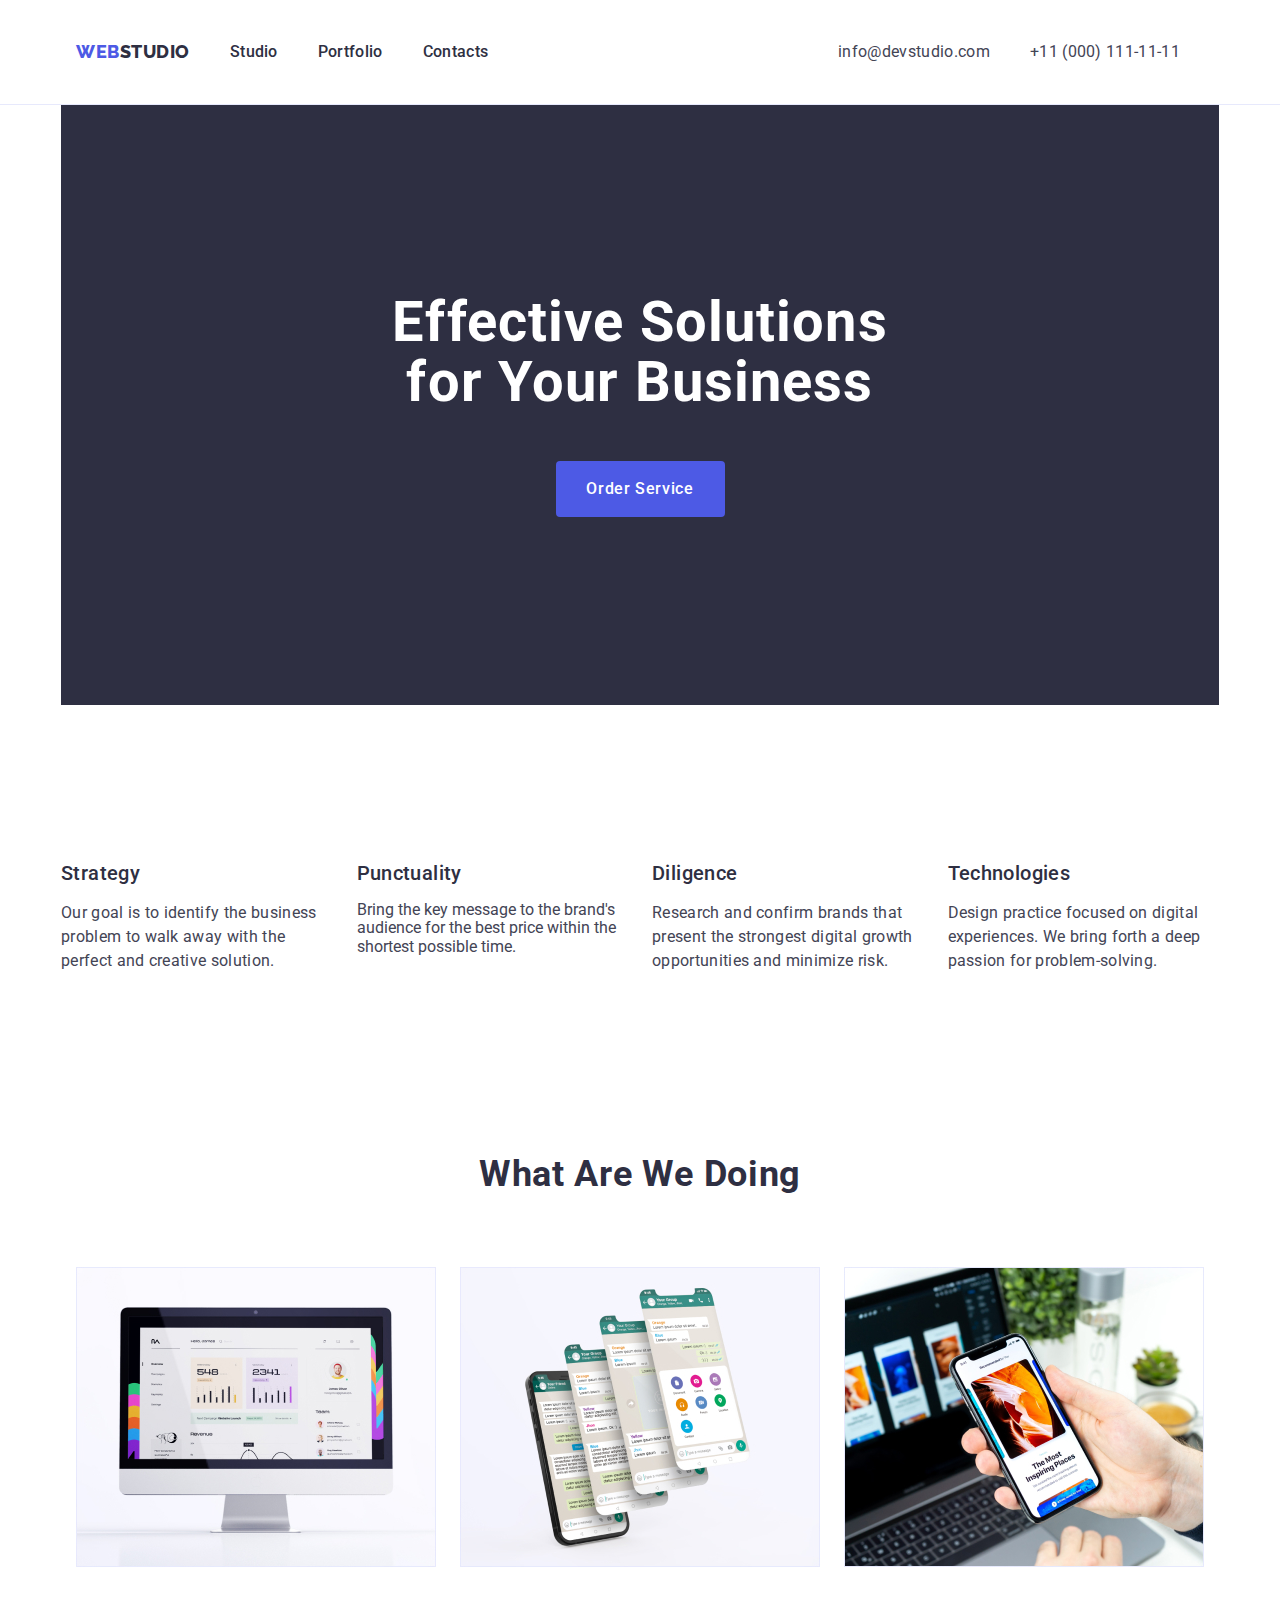
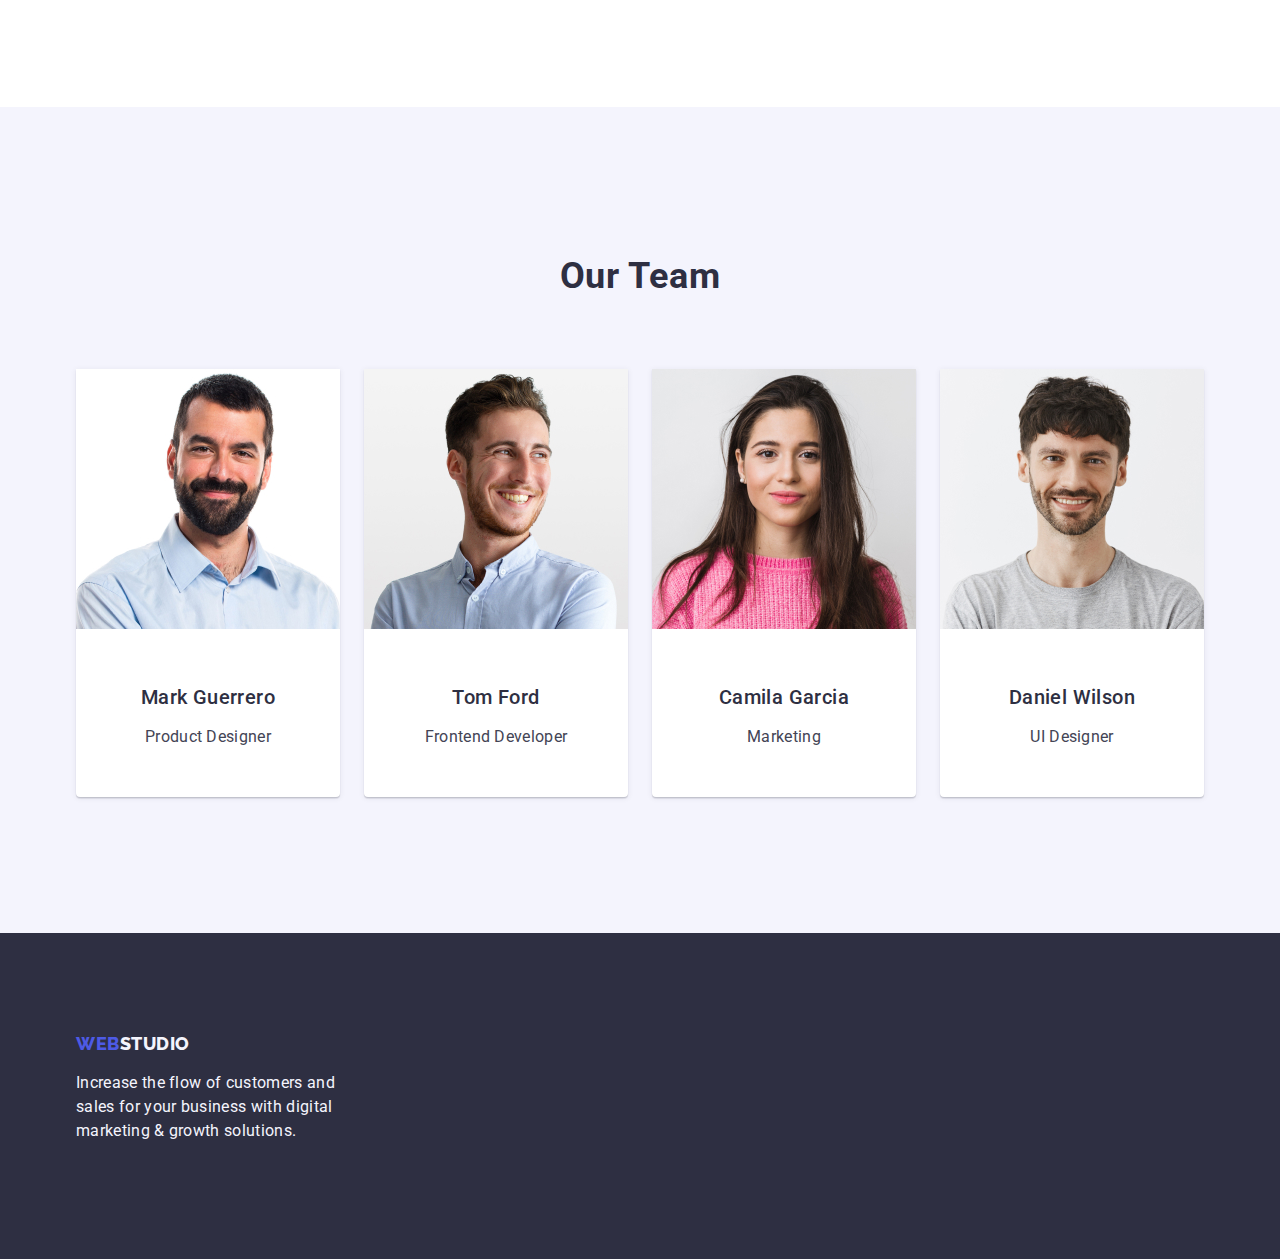
<file: index.html>
<!DOCTYPE html>
<html lang="en">
  <head>
    <meta charset="UTF-8" />
    <meta name="viewport" content="width=device-width, initial-scale=1.0" />
    <link rel="preconnect" href="https://fonts.googleapis.com" />
    <link rel="preconnect" href="https://fonts.gstatic.com" crossorigin />
    <link
      href="https://fonts.googleapis.com/css2?family=Raleway:wght@700&family=Roboto:wght@400;500;700;900&display=swap"
      rel="stylesheet"
    />
    <link
      rel="stylesheet"
      href="https://cdnjs.cloudflare.com/ajax/libs/modern-normalize/2.0.0/modern-normalize.min.css"
    />
    <link rel="stylesheet" href="./css/styles.css" />
    <title>Studio</title>
  </head>
  <body>
    <!-- Header -->
    <header class="main-header">
      <div class="div-class container">
        <nav class="nav-nav">
          <a href="./index.html" class="logo link"
            >Web<span class="logo-span">Studio</span></a
          >
          <ul class="nav-bar list">
            <li><a href="./index.html" class="tab-bar link">Studio</a></li>
            <li>
              <a href="./portfolio.html" class="tab-bar link">Portfolio</a>
            </li>
            <li><a href="" class="tab-bar link">Contacts</a></li>
          </ul>
        </nav>
        <address class="address-bar">
          <ul class="list list-class">
            <li>
              <a href="mailto:info@devstudio.com" class="address-elm link"
                >info@devstudio.com</a
              >
            </li>
            <li>
              <a href="tel:+110001111111" class="address-elm link">
                +11 (000) 111-11-11</a
              >
            </li>
          </ul>
        </address>
      </div>
    </header>
    <main>
      <!--Section 1-->
      <section class="hero-section container">
        <h1 class="hero-title">Effective Solutions for Your Business</h1>
        <button type="button" class="hero-button">Order Service</button>
      </section>
      <!--Section 2-->
      <section>
        <div class="how-to-do-it container">
          <h2 class="visually-hidden">How we do it</h2>
          <ul class="list best-list">
            <li class="best-list-elm">
              <h3 class="joker joker-plus">Strategy</h3>
              <p class="the-joker">
                Our goal is to identify the business problem to walk away with
                the perfect and creative solution.
              </p>
            </li>
            <li class="best-list-elm">
              <h3 class="joker joker-plus">Punctuality</h3>
              <p class="the-jokerl">
                Bring the key message to the brand's audience for the best price
                within the shortest possible time.
              </p>
            </li>
            <li class="best-list-elm">
              <h3 class="joker joker-plus">Diligence</h3>
              <p class="the-joker">
                Research and confirm brands that present the strongest digital
                growth opportunities and minimize risk.
              </p>
            </li>
            <li class="best-list-elm">
              <h3 class="joker joker-plus">Technologies</h3>
              <p class="the-joker">
                Design practice focused on digital experiences. We bring forth a
                deep passion for problem-solving.
              </p>
            </li>
          </ul>
        </div>
      </section>
      <!--Section 3-->
      <section class="what-we-do">
        <div class="container">
          <h2 class="team-and-job">What are we doing</h2>
          <ul class="list what-we-do-list">
            <li class="examples">
              <img src="./images/img1.jpg" alt="photo monitor" width="360" />
            </li>
            <li class="examples">
              <img src="./images/img2.jpg" alt="phone screens" width="360" />
            </li>
            <li class="examples">
              <img src="./images/img3.jpg" alt="photo laptop" width="360" />
            </li>
          </ul>
        </div>
      </section>
      <!--Section 4-->
      <section class="our-team">
        <div class="container">
          <h2 class="team-and-job">Our Team</h2>
          <ul class="list our-team-list">
            <li class="employee-list">
              <img
                src="./images/photo1.jpg"
                alt="employee photo"
                width="264"
                class="photoes"
              />
              <div class="about-employee">
                <h3 class="joker">Mark Guerrero</h3>
                <p class="the-joker plus">Product Designer</p>
              </div>
            </li>
            <li class="employee-list">
              <img
                src="./images/photo2.jpg"
                alt="employee photo"
                width="264"
                class="photoes"
              />
              <div class="about-employee">
                <h3 class="joker">Tom Ford</h3>
                <p class="the-joker plus">Frontend Developer</p>
              </div>
            </li>
            <li class="employee-list">
              <img
                src="./images/photo3.jpg"
                alt="employee photo"
                width="264"
                class="photoes"
              />
              <div class="about-employee">
                <h3 class="joker">Camila Garcia</h3>
                <p class="the-joker plus">Marketing</p>
              </div>
            </li>
            <li class="employee-list">
              <img
                src="./images/photo4.jpg"
                alt="employee photo"
                width="264"
                class="photoes"
              />
              <div class="about-employee">
                <h3 class="joker">Daniel Wilson</h3>
                <p class="the-joker plus">UI Designer</p>
              </div>
            </li>
          </ul>
        </div>
      </section>
    </main>
    <!-- Foot6er -->
    <footer class="big-toe">
      <div class="container">
        <a href="./index.html" class="logo link"
          >Web<span class="span-logo">Studio</span></a
        >
        <p class="p-footer">
          Increase the flow of customers and sales for your business with
          digital marketing & growth solutions.
        </p>
      </div>
    </footer>
  </body>
</html>
</file>
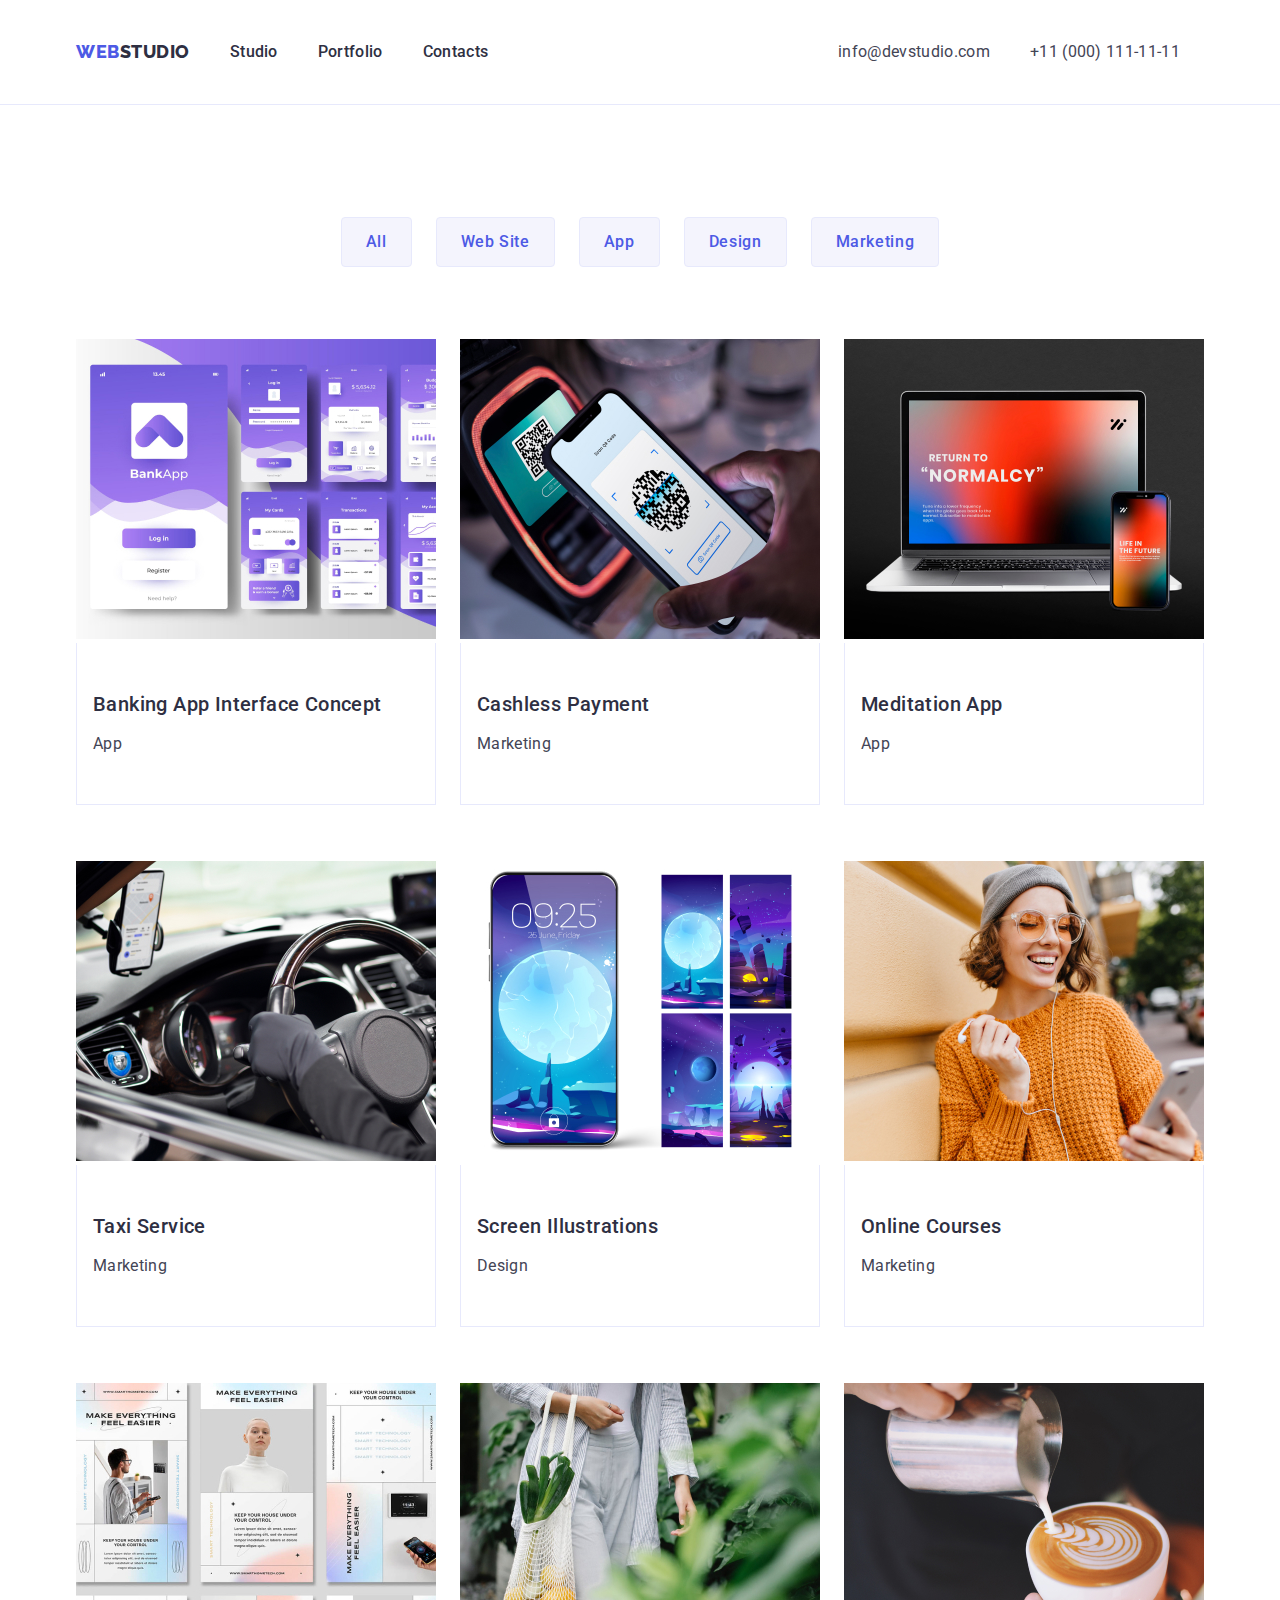
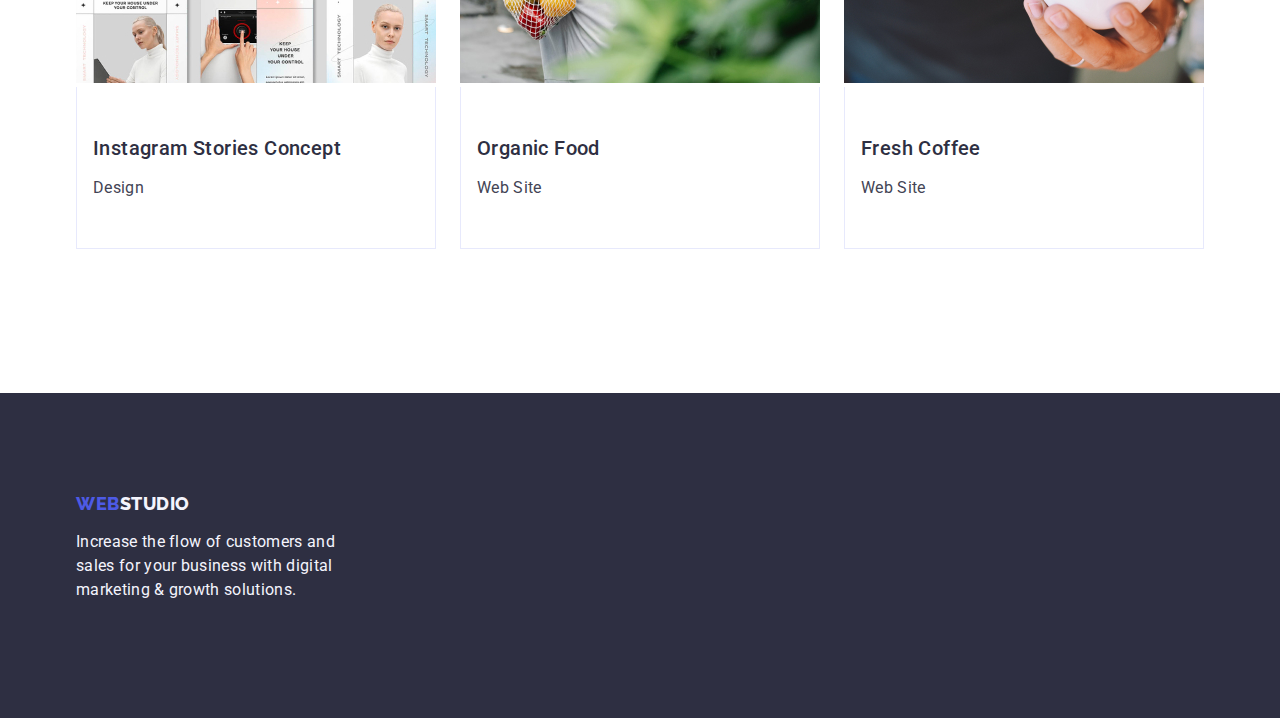
<file: portfolio.html>
<!DOCTYPE html>
<html lang="en">
  <head>
    <meta charset="UTF-8" />
    <meta name="viewport" content="width=device-width, initial-scale=1.0" />
    <link rel="preconnect" href="https://fonts.googleapis.com" />
    <link rel="preconnect" href="https://fonts.gstatic.com" crossorigin />
    <link
      href="https://fonts.googleapis.com/css2?family=Raleway:wght@700&family=Roboto:wght@400;500;700;900&display=swap"
      rel="stylesheet"
    />
    <link
      rel="stylesheet"
      href="https://cdnjs.cloudflare.com/ajax/libs/modern-normalize/2.0.0/modern-normalize.min.css"
    />
    <link rel="stylesheet" href="./css/styles.css" />
    <title>Portfolio</title>
  </head>
  <body>
    <!-- Header -->
    <header class="main-header">
      <div class="div-class container">
        <nav class="nav-nav">
          <a href="./index.html" class="logo link"
            >Web<span class="logo-span">Studio</span></a
          >
          <ul class="nav-bar list">
            <li><a href="./index.html" class="tab-bar link">Studio</a></li>
            <li>
              <a href="./portfolio.html" class="tab-bar link">Portfolio</a>
            </li>
            <li><a href="" class="tab-bar link">Contacts</a></li>
          </ul>
        </nav>
        <address class="address-bar">
          <ul class="list list-class">
            <li>
              <a href="mailto:info@devstudio.com" class="address-elm link"
                >info@devstudio.com</a
              >
            </li>
            <li>
              <a href="tel:+110001111111" class="address-elm link">
                +11 (000) 111-11-11</a
              >
            </li>
          </ul>
        </address>
      </div>
    </header>
    <main>
      <section class="porto-section">
        <!--section-buttons-->
        <div class="container">
          <h1 class="visually-hidden">Everithing you need</h1>
          <ul class="list porto-list">
            <li><button type="button" class="push-me">All</button></li>
            <li><button type="button" class="push-me">Web Site</button></li>
            <li><button type="button" class="push-me">App</button></li>
            <li><button type="button" class="push-me">Design</button></li>
            <li><button type="button" class="push-me">Marketing</button></li>
          </ul>
          <!--section-photoes-->
          <ul class="list big-list">
            <li class="big-li">
              <a href="" class="link"
                ><img
                  src="./images/img11.jpg"
                  alt="banking app interface concept"
                  width="360"
                />
                <div class="about-link">
                  <h2 class="photo-line">Banking App Interface Concept</h2>
                  <p class="p-line">App</p>
                </div></a
              >
            </li>
            <li class="big-li">
              <a href="" class="link"
                ><img
                  src="./images/img21.jpg"
                  alt="cashless payment"
                  width="360"
                />
                <div class="about-link">
                  <h2 class="photo-line">Cashless Payment</h2>
                  <p class="p-line">Marketing</p>
                </div></a
              >
            </li>
            <li class="big-li">
              <a href="" class="link"
                ><img
                  src="./images/img31.jpg"
                  alt="photo laptop and phone"
                  width="360"
                />
                <div class="about-link">
                  <h2 class="photo-line">Meditation App</h2>
                  <p class="p-line">App</p>
                </div></a
              >
            </li>
            <li class="big-li">
              <a href="" class="link"
                ><img
                  src="./images/img41.jpg"
                  alt="photo-dashboard"
                  width="360"
                />
                <div class="about-link">
                  <h2 class="photo-line">Taxi Service</h2>
                  <p class="p-line">Marketing</p>
                </div></a
              >
            </li>
            <li class="big-li">
              <a href="" class="link"
                ><img
                  src="./images/img51.jpg"
                  alt="screen of a phone"
                  width="360"
                />
                <div class="about-link">
                  <h2 class="photo-line">Screen Illustrations</h2>
                  <p class="p-line">Design</p>
                </div></a
              >
            </li>
            <li class="big-li">
              <a href="" class="link"
                ><img
                  src="./images/img61.jpg"
                  alt="photo young woman"
                  width="360"
                />
                <div class="about-link">
                  <h2 class="photo-line">Online Courses</h2>
                  <p class="p-line">Marketing</p>
                </div></a
              >
            </li>
            <li class="big-li">
              <a href="" class="link"
                ><img
                  src="./images/img71.jpg"
                  alt="Instagram Stories"
                  width="360"
                />
                <div class="about-link">
                  <h2 class="photo-line">Instagram Stories Concept</h2>
                  <p class="p-line">Design</p>
                </div></a
              >
            </li>
            <li class="big-li">
              <a href="" class="link"
                ><img
                  src="./images/img81.jpg"
                  alt="photo vegetabels"
                  width="360"
                />
                <div class="about-link">
                  <h2 class="photo-line">Organic Food</h2>
                  <p class="p-line">Web Site</p>
                </div></a
              >
            </li>
            <li class="big-li">
              <a href="" class="link"
                ><img
                  src="./images/img91.jpg"
                  alt="cup of coffee"
                  width="360"
                />
                <div class="about-link">
                  <h2 class="photo-line">Fresh Coffee</h2>
                  <p class="p-line">Web Site</p>
                </div></a
              >
            </li>
          </ul>
        </div>
      </section>
    </main>
    <!-- Footer -->
    <footer class="big-toe">
      <div class="container">
        <a href="./index.html" class="logo link"
          >Web<span class="span-logo">Studio</span></a
        >
        <p class="p-footer">
          Increase the flow of customers and sales for your business with
          digital marketing & growth solutions.
        </p>
      </div>
    </footer>
  </body>
</html>
</file>
<file: css/styles.css>
:root {
  --white-color: #ffffff;
  --navy-color: #2e2f42;
  --iris-color: #4d5ae5;
  --ocean-color: #404bbf;
  --cloud-color: #f4f4fd;
  --slate-color: #434455;
}
/*Global Styles*/
body {
  color: var(--slate-color);
  font-family: "Roboto", sans-serif;
}
/*Header classes*/
.main-header {
  border-bottom: 1px solid #e7e9fc;
}
.div-class {
  display: flex;
  justify-content: space-between;
}
.container {
  width: 1158px;
  margin: 0 auto;
  padding: 0 15px;
}
.nav-nav {
  display: flex;
  align-items: center;
}
.logo {
  color: var(--iris-color);
  font-family: "Raleway", sans-serif;
  font-size: 18px;
  font-style: normal;
  font-weight: 800;
  line-height: 1.17; /* 116.667% */
  letter-spacing: 0.03em;
  text-transform: uppercase;
}
.link {
  text-decoration: none;
}
.logo-span {
  color: var(--navy-color);
}
.nav-bar {
  list-style: none;
  display: flex;
  gap: 40px;
}
.list {
  list-style-type: none;
}
.tab-bar {
  color: var(--NAVY-BLUE, #2e2f42);
  font-size: 16px;
  font-weight: 500;
  line-height: 150%; /* 150% */
  letter-spacing: 0.32px;
}
.tab-bar:hover,
.tab-bar:focus {
  color: var(--ocean-color);
}
.address-bar {
  font-style: normal;
  list-style-type: none;
  display: flex;
  align-items: center;
  gap: 40;
}
.list-class {
  display: flex;
  gap: 40px;
  padding: 24px;
}
.address-elm {
  color: var(--slate-color);
  font-weight: 400;
  font-size: 16px;
  line-height: 1.5;
  letter-spacing: 0.02em;
  letter-spacing: 0.32px;
  text-decoration: none;
}
.address-elm:hover,
.address-elm:focus {
  color: var(--ocean-color);
}
/*Section 1*/
.hero-section {
  color: var(-white-color);
  background-color: var(--navy-color);
  padding: 188px 0;
}
.hero-title {
  color: var(--white-color);
  margin: 0 auto;
  font-size: 56px;
  font-weight: 700;
  line-height: 1.07;
  text-align: center;
  letter-spacing: 0.02em;
  max-width: 496px;
}
.hero-button {
  margin: 0 auto;
  background-color: var(--IRIS, #4d5ae5);
  font-family: "Roboto", sans-serif;
  font-weight: 500;
  font-size: 16px;
  line-height: 1.5;
  letter-spacing: 0.04em;
  color: var(--WHITE, #fff);
  display: block;
  min-width: 169px;
  height: 56px;
  border: none;
  border-radius: 4px;
  cursor: pointer;
  margin-top: 48px;
}
.hero-button:hover,
.hero-button:focus {
  background-color: var(--ocean-color);
}
/* Section 2 */
.how-to-do-it {
  padding: 120px 0;
}
.visually-hidden {
  position: absolute;
  width: 1px;
  height: 1px;
  margin: -1px;
  border: 0;
  padding: 0;
  white-space: nowrap;
  clip-path: inset(100%);
  clip: rect(0 0 0 0);
  overflow: hidden;
}
.best-list {
  display: flex;
  gap: 24px;
  padding: 0;
}
.best-list-elm {
  width: 100%;
  min-width: 264px;
}
.joker {
  color: var(--navy-color);
  font-weight: 500;
  font-size: 20px;
  line-height: 1.2;
  letter-spacing: 0.02em;
  margin-bottom: 8px;
  text-align: center;
}
.joker-plus {
  width: calc((100% - 72px) / 4);
}
.the-joker {
  font-size: 16px;
  line-height: 1.5;
  letter-spacing: 0.02em;
}
/* Sectia 3 */
.what-we-do {
  padding-bottom: 120px;
}
.what-we-do-list {
  display: flex;
  gap: 24px;
  padding: 0;
}
.team-and-job {
  color: var(--navy-color);
  font-size: 36px;
  line-height: 1.11;
  text-align: center;
  letter-spacing: 0.02em;
  text-transform: capitalize;
  margin-bottom: 72px;
}
.examples {
  flex-basis: calc((100% - 48px) / 3);
}
/* Section 4 */
.our-team {
  background-color: var(--cloud-color);
  padding: 120px 0;
}
.our-team-list {
  display: flex;
  gap: 24px;
  padding: 0;
}
.employee-list {
  flex-basis: calc((100% - 3 * 24px) / 4);
  border-radius: 0px 0px 4px 4px;
  background: var(--WHITE, #fff);
  box-shadow: 0px 2px 1px 0px rgba(46, 47, 66, 0.08),
    0px 1px 1px 0px rgba(46, 47, 66, 0.16),
    0px 1px 6px 0px rgba(46, 47, 66, 0.08);
}
.about-employee {
  padding: 32px 0;
}
.plus {
  text-align: center;
}

/* Footer */
.big-toe {
  background-color: var(--navy-color);
  padding: 100px 0;
}
.span-logo {
  color: var(--cloud-color);
}
.p-footer {
  line-height: 1.5;
  color: #f4f4fd;
  letter-spacing: 0.02em;
  max-width: 264px;
}
/* Portfolio */
.porto-section {
  padding: 96px 0 120px 0;
}
.porto-list {
  display: flex;
  padding: 0;
  justify-content: center;
  gap: 24px;
  margin-bottom: 72px;
}
.push-me {
  font-family: "Roboto", sans-serif;
  color: var(--iris-color);
  font-weight: 500;
  font-size: 16px;
  line-height: 1.5;
  letter-spacing: 0.04em;
  background-color: var(--cloud-color);
  cursor: pointer;
  border: 1px solid #e7e9fc;
  padding: 12px 24px;
  border-radius: 4px;
}
.push-me:hover,
.push-me:focus {
  background-color: var(--ocean-color);
  color: var(--white-color);
}
.big-list {
  display: flex;
  padding: 0;
  flex-wrap: wrap;
  column-gap: 24px;
  row-gap: 48px;
}
.big-li {
  width: calc((100% - 48px) / 3);
}
.about-link {
  padding: 32px 16px;
  border: 1px solid #e7e9fc;
  border-top: 0;
  margin-bottom: 8px;
}
.photo-line {
  font-weight: 500;
  font-size: 20px;
  line-height: 1.2;
  letter-spacing: 0.02em;
  color: var(--navy-color);
  margin-bottom: 8px;
}
.p-line {
  font-size: 16px;
  line-height: 1.5;
  letter-spacing: 0.02em;
  color: var(--slate-color);
}
</file>
